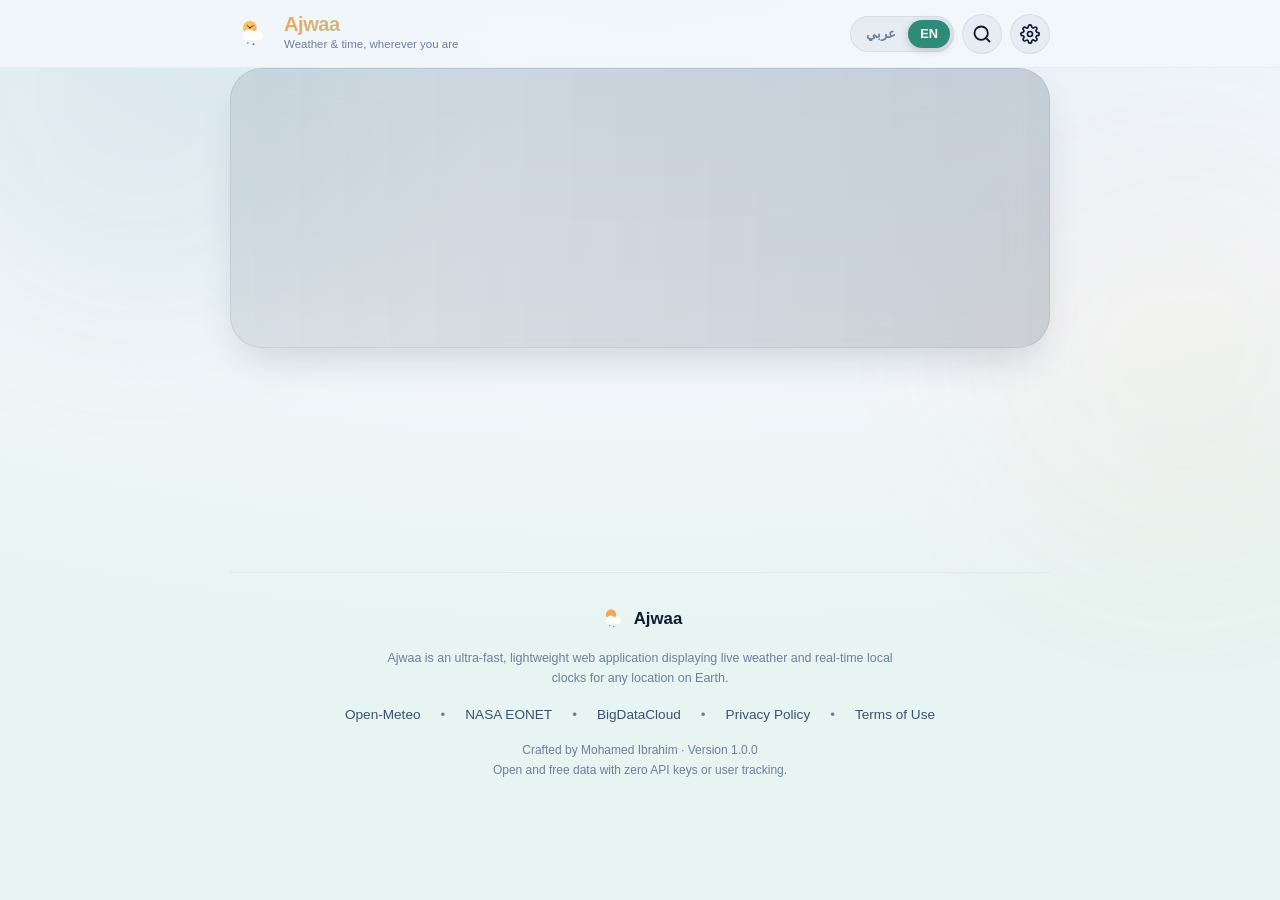
<file: index.html>
<!DOCTYPE html>
<html lang="ar" dir="rtl" data-theme="dark">
<head>
  <meta charset="UTF-8">
  <meta name="viewport" content="width=device-width, initial-scale=1.0, maximum-scale=5.0, user-scalable=yes">
  
  <!-- SEO & Social Meta Tags -->
  <title>أجواء · Ajwaa | الطقس والوقت، أينما كنت</title>
  <meta name="description" content="تطبيق أجواء (Ajwaa) لعرض تفاصيل الطقس المباشرة، التوقيت المحلي الحي، والأعاصير، وجودة الهواء والغبار والأمطار لأي مدينة في العالم.">
  <meta name="author" content="Mohamed Ibrahim Mustafa">
  <meta name="theme-color" content="#0B1B33">
  
  <!-- Mobile & PWA Optimization -->
  <meta name="mobile-web-app-capable" content="yes">
  <meta name="apple-mobile-web-app-capable" content="yes">
  <meta name="apple-mobile-web-app-status-bar-style" content="black-translucent">
  <meta name="apple-mobile-web-app-title" content="أجواء · Ajwaa">
  <link rel="icon" type="image/svg+xml" href="assets/icons/favicon.svg">

  <!-- Core Stylesheets -->
  <link rel="stylesheet" href="css/tokens.css">
  <link rel="stylesheet" href="css/base.css">
  <link rel="stylesheet" href="css/layout.css">
  <link rel="stylesheet" href="css/components.css">
  <link rel="stylesheet" href="css/atmosphere.css">
  <link rel="stylesheet" href="css/motion.css">

  <style>
    /* First paint bootstrap loader */
    #bootstrapLoader {
      position: fixed;
      inset: 0;
      background-color: var(--bg-app);
      background-image: var(--bg-gradient);
      z-index: 9999;
      display: flex;
      flex-direction: column;
      align-items: center;
      justify-content: center;
      gap: 16px;
      transition: opacity 400ms ease, visibility 400ms ease;
    }

    #bootstrapLoader.hidden {
      opacity: 0;
      visibility: hidden;
      pointer-events: none;
    }

    .loader-logo-pulse {
      animation: pulseSun 3s ease-in-out infinite alternate;
    }
  </style>
</head>
<body>

  <!-- (A) Bootstrap Loader -->
  <div id="bootstrapLoader" aria-hidden="true">
    <div class="loader-logo-pulse">
      <svg viewBox="0 0 120 120" width="76" height="76" fill="none">
        <circle cx="56" cy="40" r="22" fill="#F2A65A" />
        <line x1="56" y1="40" x2="48" y2="33" stroke="#0B1B33" stroke-width="2.5" stroke-linecap="round" />
        <line x1="56" y1="40" x2="67" y2="34" stroke="#0B1B33" stroke-width="2.2" stroke-linecap="round" />
        <path d="M42 80 H82 A15 15 0 0 0 82 50 A13 13 0 0 0 70 52 A20 20 0 0 0 35 62 A15 15 0 0 0 42 80 Z" fill="#FFFFFF" />
        <circle cx="50" cy="88" r="3.5" fill="#49B7D8" />
        <circle cx="68" cy="92" r="3.5" fill="#2E8B7A" />
      </svg>
    </div>
    <div style="font-size: 1.4rem; font-weight: 800; background: linear-gradient(135deg, var(--gold-500), var(--teal-300)); -webkit-background-clip: text; -webkit-text-fill-color: transparent;">
      أجواء · Ajwaa
    </div>
    <div style="font-size: 0.85rem; color: var(--text-muted);">
      الطقس والوقت، أينما كنت
    </div>
  </div>

  <!-- (B) Sticky Header Mount -->
  <div id="headerMount"></div>

  <!-- App Main Content Container -->
  <main class="app-container">
    <!-- (D) Offline Banner Mount -->
    <div id="offlineBannerMount" style="display: none;"></div>

    <!-- Error Screen Mount -->
    <div id="errorMount" style="display: none;"></div>

    <!-- Main Live Content Mount -->
    <div id="mainContentMount" style="display: flex; flex-direction: column; gap: var(--space-6);">
      <!-- (C) Hero Card Mount -->
      <section id="heroMount" aria-label="Hero Weather Card"></section>

      <!-- (E) Alerts Mount -->
      <section id="alertsMount" aria-label="Weather Alerts"></section>

      <!-- (F) Hourly Forecast Mount -->
      <section id="hourlyMount" aria-label="24-Hour Forecast"></section>

      <!-- (G) Rain and Dust Dual Card Mount -->
      <section id="rainDustMount" aria-label="Rain and Dust Details"></section>

      <!-- (H) Weather Details Grid Mount -->
      <section id="detailsMount" aria-label="Detailed Weather Metrics"></section>

      <!-- (I) Sun Path Arc Mount -->
      <section id="sunPathMount" aria-label="Solar Path Arc"></section>

      <!-- (J) Cyclones Mount -->
      <section id="cyclonesMount" aria-label="Active Cyclones"></section>

      <!-- (K) 7-Day Forecast Mount -->
      <section id="forecast7Mount" aria-label="7-Day Weekly Forecast"></section>
    </div>

    <!-- (L) Footer Mount -->
    <div id="footerMount"></div>
  </main>

  <!-- (S) Sheets & Modal Dialogs Mount -->
  <div id="sheetMount"></div>

  <!-- JavaScript Modules in Dependency Order -->
  <script src="js/config.js"></script>
  <script src="js/domain/units.js"></script>
  <script src="js/domain/conditions.js"></script>
  <script src="js/domain/levels.js"></script>
  <script src="js/domain/geo.js"></script>
  <script src="js/domain/alerts.js"></script>
  <script src="js/api/http.js"></script>
  <script src="js/api/forecast.js"></script>
  <script src="js/api/airquality.js"></script>
  <script src="js/api/geocoding.js"></script>
  <script src="js/api/storms.js"></script>
  <script src="js/storage.js"></script>
  <script src="js/format.js"></script>
  <script src="js/charts.js"></script>
  <script src="js/i18n.js"></script>
  <script src="js/store.js"></script>
  <script src="js/components/toast.js"></script>
  <script src="js/components/header.js"></script>
  <script src="js/components/hero.js"></script>
  <script src="js/components/alerts.js"></script>
  <script src="js/components/hourly.js"></script>
  <script src="js/components/rainDust.js"></script>
  <script src="js/components/details.js"></script>
  <script src="js/components/sunPath.js"></script>
  <script src="js/components/cyclones.js"></script>
  <script src="js/components/forecast7.js"></script>
  <script src="js/components/sheets.js"></script>
  <script src="js/main.js"></script>

  <!-- Bootstrap Loader Dismiss Script -->
  <script>
    window.addEventListener('load', () => {
      setTimeout(() => {
        const loader = document.getElementById('bootstrapLoader');
        if (loader) loader.classList.add('hidden');
      }, 350);
    });
  </script>
</body>
</html>
</file>
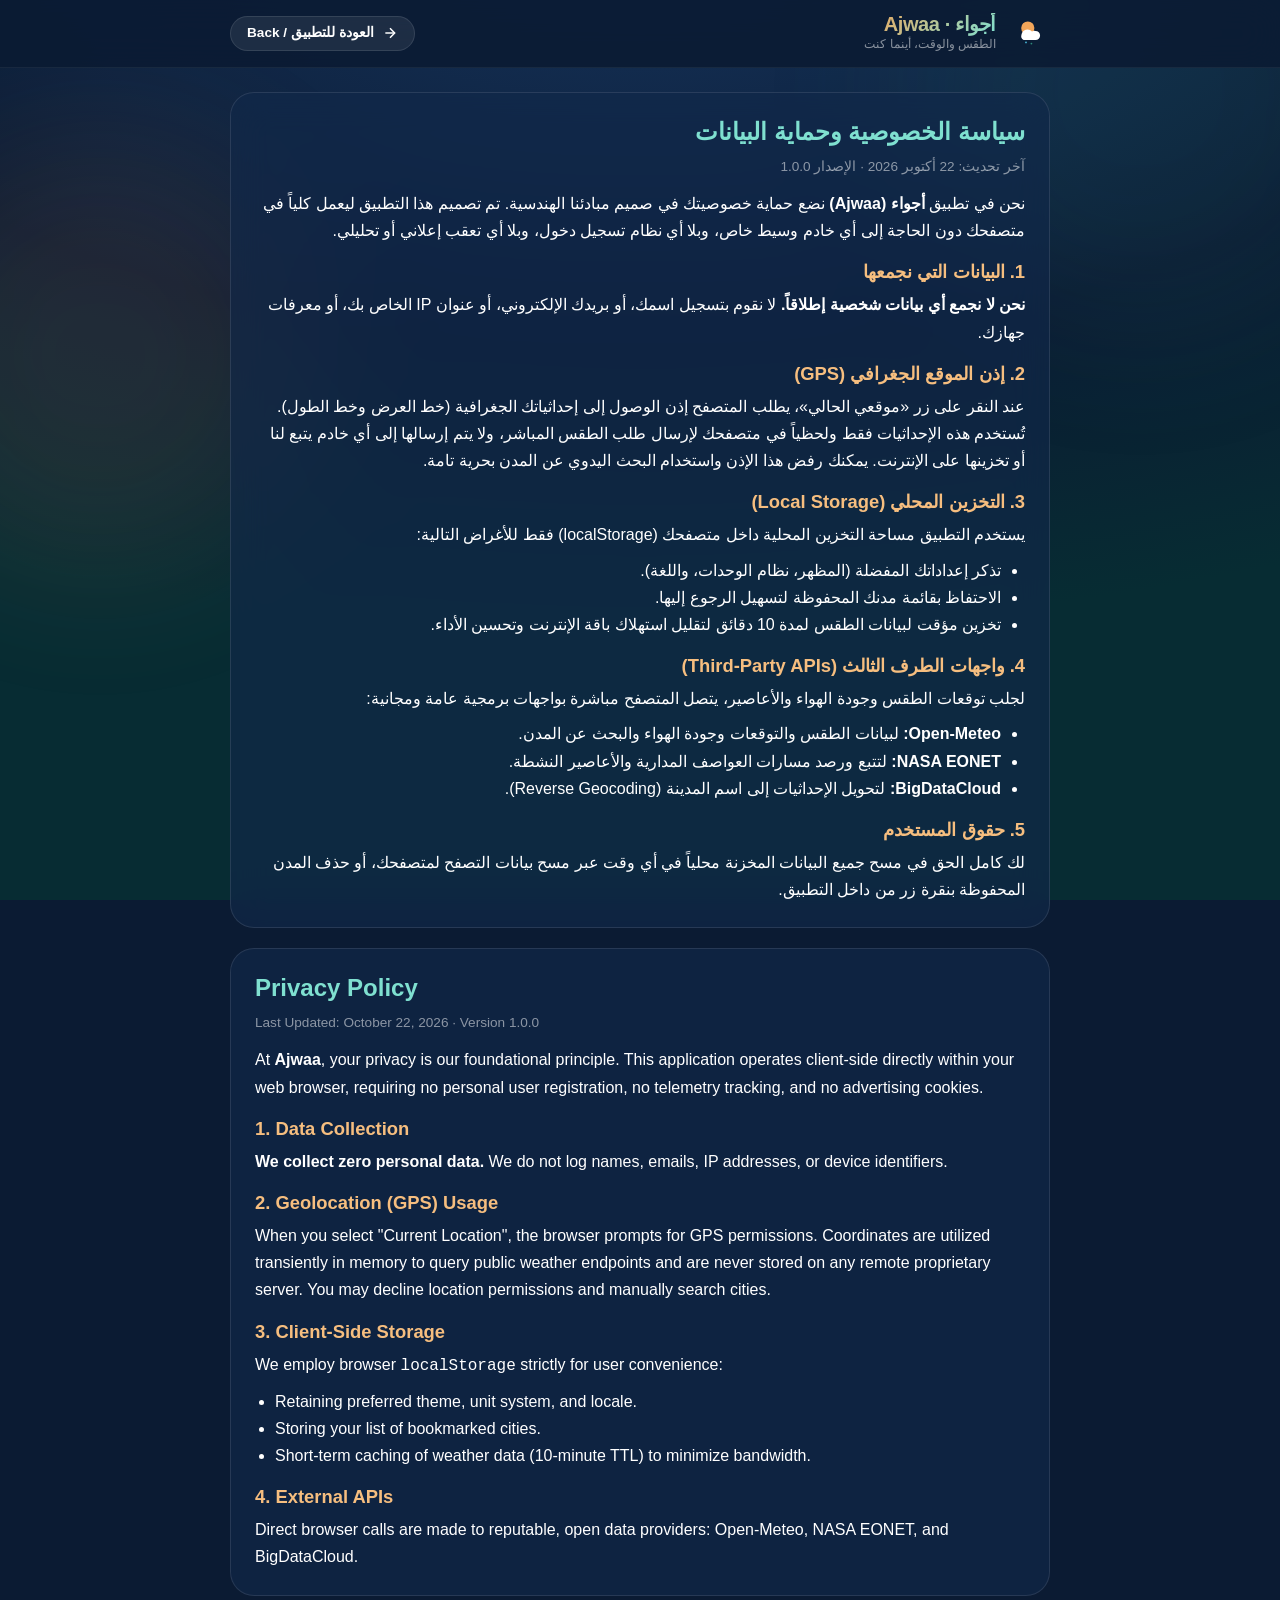
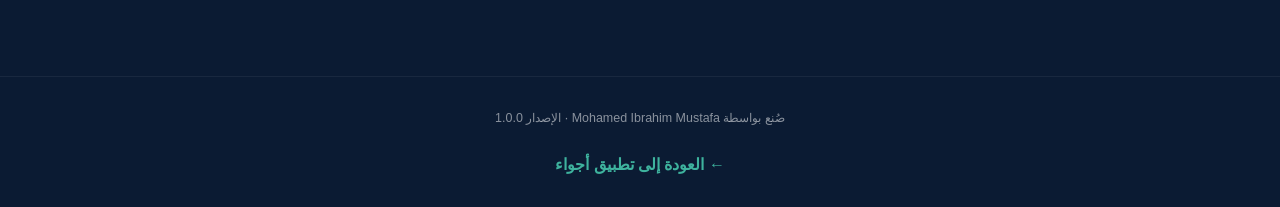
<file: privacy.html>
<!DOCTYPE html>
<html lang="ar" dir="rtl" data-theme="dark">
<head>
  <meta charset="UTF-8">
  <meta name="viewport" content="width=device-width, initial-scale=1.0">
  <title>سياسة الخصوصية | Privacy Policy · أجواء Ajwaa</title>
  <meta name="description" content="سياسة الخصوصية لتطبيق أجواء للطقس والتوقيت المحلي - خصوصية تامة وبدون أي تعقب.">
  <link rel="icon" type="image/svg+xml" href="assets/icons/favicon.svg">
  <link rel="stylesheet" href="css/tokens.css">
  <link rel="stylesheet" href="css/base.css">
  <link rel="stylesheet" href="css/layout.css">
  <link rel="stylesheet" href="css/components.css">
  <style>
    .legal-content {
      display: flex;
      flex-direction: column;
      gap: var(--space-5);
      line-height: 1.7;
    }
    .legal-card {
      background: var(--surface-card);
      border: 1px solid var(--border-card);
      border-radius: var(--radius-xl);
      padding: var(--space-6);
      backdrop-filter: var(--backdrop-blur);
    }
    .legal-title {
      font-size: 1.5rem;
      font-weight: 800;
      color: var(--teal-300);
      margin-bottom: var(--space-2);
    }
    .legal-subtitle {
      font-size: 1.15rem;
      font-weight: 700;
      color: var(--gold-400);
      margin-top: var(--space-4);
      margin-bottom: var(--space-2);
    }
  </style>
</head>
<body>

  <header class="app-header">
    <div class="header-inner">
      <a href="index.html" class="brand-group" style="text-decoration:none;">
        <div class="brand-logo-wrap">
          <svg viewBox="0 0 120 120" width="36" height="36" fill="none">
            <circle cx="56" cy="40" r="22" fill="#F2A65A" />
            <path d="M42 80 H82 A15 15 0 0 0 82 50 A13 13 0 0 0 70 52 A20 20 0 0 0 35 62 A15 15 0 0 0 42 80 Z" fill="#FFFFFF" />
            <circle cx="50" cy="88" r="3" fill="#49B7D8" />
            <circle cx="68" cy="92" r="3" fill="#2E8B7A" />
          </svg>
        </div>
        <div class="brand-text">
          <span class="brand-name">أجواء · Ajwaa</span>
          <span class="brand-tagline">الطقس والوقت، أينما كنت</span>
        </div>
      </a>

      <a href="index.html" class="btn btn-secondary" style="font-size:0.85rem; padding: 6px 16px;">
        <svg viewBox="0 0 24 24" width="16" height="16" fill="none" stroke="currentColor" stroke-width="2.2" class="icon-flip-rtl">
          <line x1="19" y1="12" x2="5" y2="12"></line>
          <polyline points="12 19 5 12 12 5"></polyline>
        </svg>
        <span>العودة للتطبيق / Back</span>
      </a>
    </div>
  </header>

  <main class="app-container" style="padding-top: var(--space-6);">
    <div class="legal-content">
      
      <!-- Arabic Policy Section -->
      <div class="legal-card">
        <h1 class="legal-title">سياسة الخصوصية وحماية البيانات</h1>
        <p style="color:var(--text-muted); font-size:0.85rem;">آخر تحديث: 22 أكتوبر 2026 · الإصدار 1.0.0</p>
        
        <p style="margin-top:var(--space-3);">
          نحن في تطبيق <strong>أجواء (Ajwaa)</strong> نضع حماية خصوصيتك في صميم مبادئنا الهندسية. تم تصميم هذا التطبيق ليعمل كلياً في متصفحك دون الحاجة إلى أي خادم وسيط خاص، وبلا أي نظام تسجيل دخول، وبلا أي تعقب إعلاني أو تحليلي.
        </p>

        <h2 class="legal-subtitle">1. البيانات التي نجمعها</h2>
        <p>
          <strong>نحن لا نجمع أي بيانات شخصية إطلاقاً.</strong> لا نقوم بتسجيل اسمك، أو بريدك الإلكتروني، أو عنوان IP الخاص بك، أو معرفات جهازك.
        </p>

        <h2 class="legal-subtitle">2. إذن الموقع الجغرافي (GPS)</h2>
        <p>
          عند النقر على زر «موقعي الحالي»، يطلب المتصفح إذن الوصول إلى إحداثياتك الجغرافية (خط العرض وخط الطول). تُستخدم هذه الإحداثيات فقط ولحظياً في متصفحك لإرسال طلب الطقس المباشر، ولا يتم إرسالها إلى أي خادم يتبع لنا أو تخزينها على الإنترنت. يمكنك رفض هذا الإذن واستخدام البحث اليدوي عن المدن بحرية تامة.
        </p>

        <h2 class="legal-subtitle">3. التخزين المحلي (Local Storage)</h2>
        <p>
          يستخدم التطبيق مساحة التخزين المحلية داخل متصفحك (localStorage) فقط للأغراض التالية:
        </p>
        <ul style="padding-inline-start: 24px; margin-top: 8px;">
          <li>تذكر إعداداتك المفضلة (المظهر، نظام الوحدات، واللغة).</li>
          <li>الاحتفاظ بقائمة مدنك المحفوظة لتسهيل الرجوع إليها.</li>
          <li>تخزين مؤقت لبيانات الطقس لمدة 10 دقائق لتقليل استهلاك باقة الإنترنت وتحسين الأداء.</li>
        </ul>

        <h2 class="legal-subtitle">4. واجهات الطرف الثالث (Third-Party APIs)</h2>
        <p>
          لجلب توقعات الطقس وجودة الهواء والأعاصير، يتصل المتصفح مباشرة بواجهات برمجية عامة ومجانية:
        </p>
        <ul style="padding-inline-start: 24px; margin-top: 8px;">
          <li><strong>Open-Meteo:</strong> لبيانات الطقس والتوقعات وجودة الهواء والبحث عن المدن.</li>
          <li><strong>NASA EONET:</strong> لتتبع ورصد مسارات العواصف المدارية والأعاصير النشطة.</li>
          <li><strong>BigDataCloud:</strong> لتحويل الإحداثيات إلى اسم المدينة (Reverse Geocoding).</li>
        </ul>

        <h2 class="legal-subtitle">5. حقوق المستخدم</h2>
        <p>
          لك كامل الحق في مسح جميع البيانات المخزنة محلياً في أي وقت عبر مسح بيانات التصفح لمتصفحك، أو حذف المدن المحفوظة بنقرة زر من داخل التطبيق.
        </p>
      </div>

      <!-- English Policy Section -->
      <div class="legal-card" dir="ltr" style="text-align: left;">
        <h1 class="legal-title">Privacy Policy</h1>
        <p style="color:var(--text-muted); font-size:0.85rem;">Last Updated: October 22, 2026 · Version 1.0.0</p>
        
        <p style="margin-top:var(--space-3);">
          At <strong>Ajwaa</strong>, your privacy is our foundational principle. This application operates client-side directly within your web browser, requiring no personal user registration, no telemetry tracking, and no advertising cookies.
        </p>

        <h2 class="legal-subtitle">1. Data Collection</h2>
        <p>
          <strong>We collect zero personal data.</strong> We do not log names, emails, IP addresses, or device identifiers.
        </p>

        <h2 class="legal-subtitle">2. Geolocation (GPS) Usage</h2>
        <p>
          When you select "Current Location", the browser prompts for GPS permissions. Coordinates are utilized transiently in memory to query public weather endpoints and are never stored on any remote proprietary server. You may decline location permissions and manually search cities.
        </p>

        <h2 class="legal-subtitle">3. Client-Side Storage</h2>
        <p>
          We employ browser <code>localStorage</code> strictly for user convenience:
        </p>
        <ul style="padding-left: 20px; margin-top: 8px;">
          <li>Retaining preferred theme, unit system, and locale.</li>
          <li>Storing your list of bookmarked cities.</li>
          <li>Short-term caching of weather data (10-minute TTL) to minimize bandwidth.</li>
        </ul>

        <h2 class="legal-subtitle">4. External APIs</h2>
        <p>
          Direct browser calls are made to reputable, open data providers: Open-Meteo, NASA EONET, and BigDataCloud.
        </p>
      </div>

    </div>
  </main>

  <footer class="app-footer">
    <p class="footer-meta">صُنع بواسطة Mohamed Ibrahim Mustafa · الإصدار 1.0.0</p>
    <a href="index.html" style="color:var(--teal-400); font-weight:600; margin-top:8px;">← العودة إلى تطبيق أجواء</a>
  </footer>

</body>
</html>
</file>
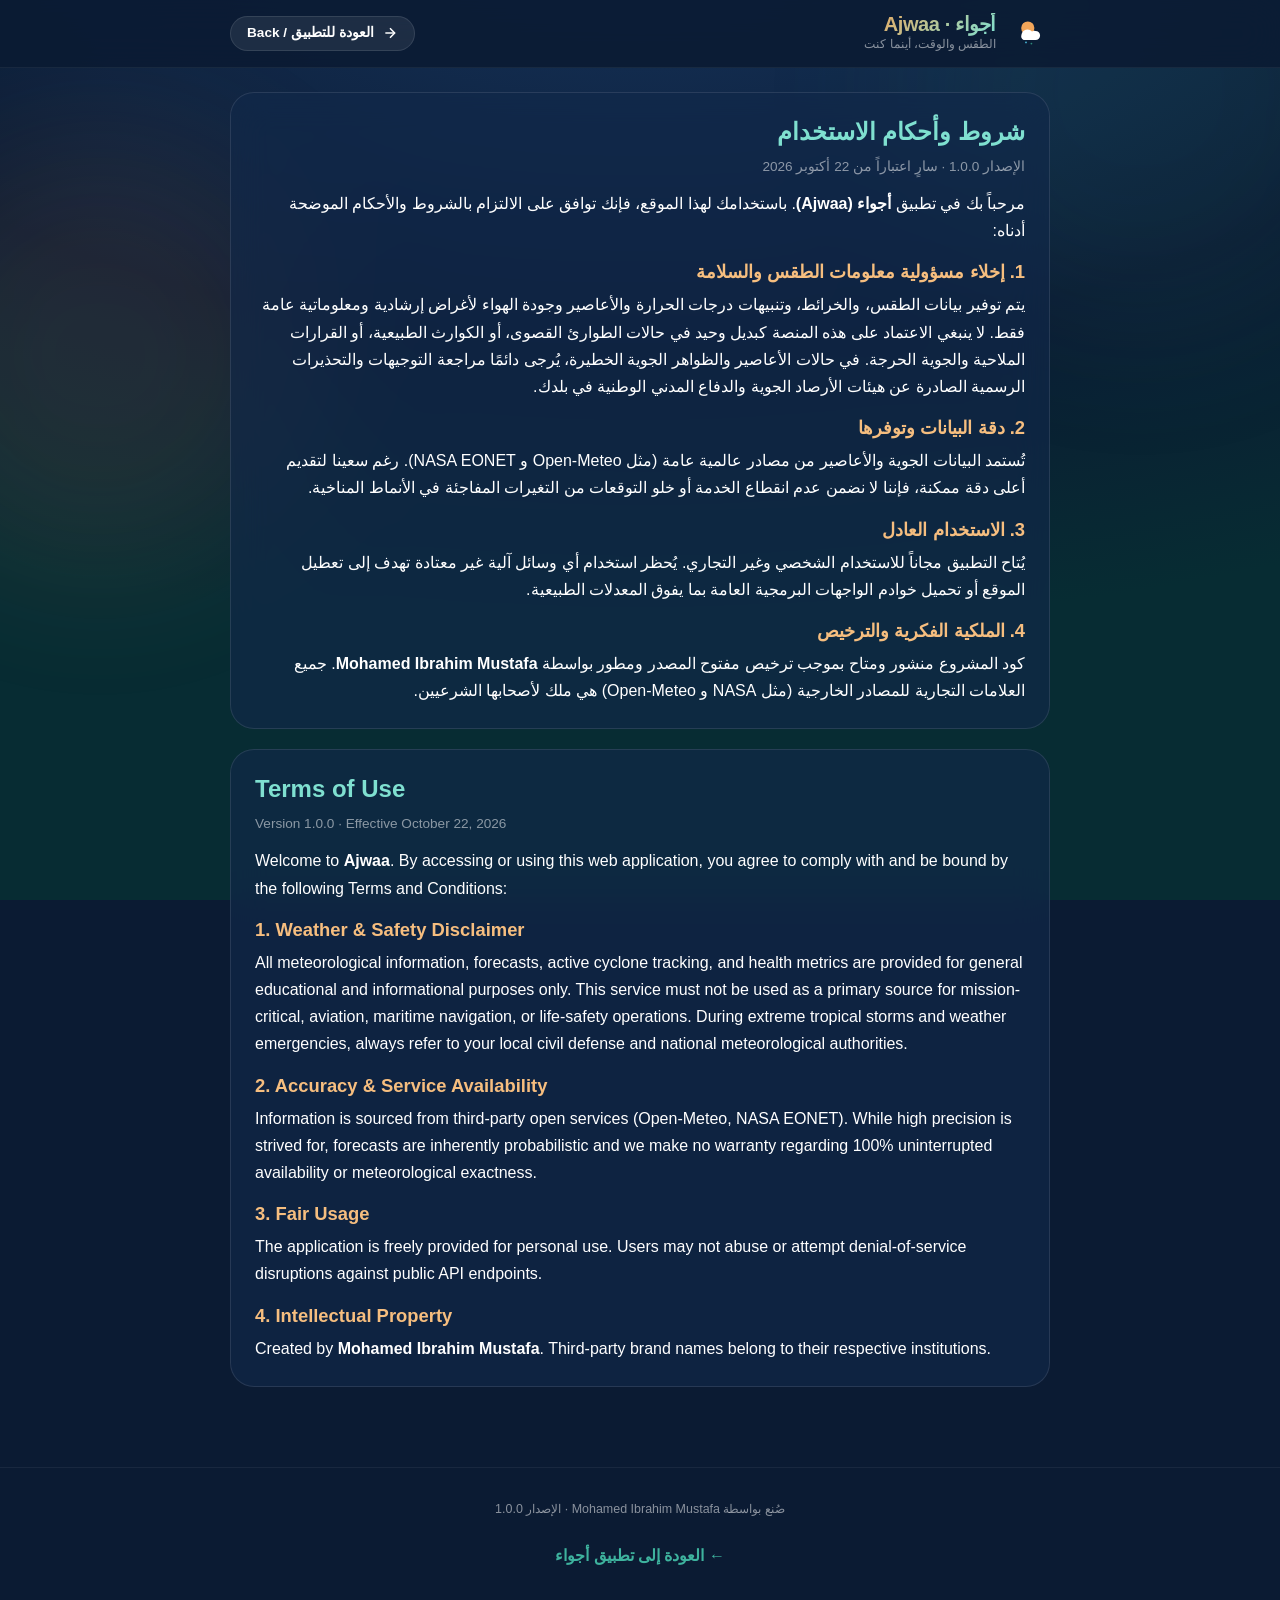
<file: terms.html>
<!DOCTYPE html>
<html lang="ar" dir="rtl" data-theme="dark">
<head>
  <meta charset="UTF-8">
  <meta name="viewport" content="width=device-width, initial-scale=1.0">
  <title>شروط الاستخدام | Terms of Use · أجواء Ajwaa</title>
  <meta name="description" content="شروط الاستخدام والخدمة لتطبيق أجواء للطقس والتوقيت المحلي.">
  <link rel="icon" type="image/svg+xml" href="assets/icons/favicon.svg">
  <link rel="stylesheet" href="css/tokens.css">
  <link rel="stylesheet" href="css/base.css">
  <link rel="stylesheet" href="css/layout.css">
  <link rel="stylesheet" href="css/components.css">
  <style>
    .legal-content {
      display: flex;
      flex-direction: column;
      gap: var(--space-5);
      line-height: 1.7;
    }
    .legal-card {
      background: var(--surface-card);
      border: 1px solid var(--border-card);
      border-radius: var(--radius-xl);
      padding: var(--space-6);
      backdrop-filter: var(--backdrop-blur);
    }
    .legal-title {
      font-size: 1.5rem;
      font-weight: 800;
      color: var(--teal-300);
      margin-bottom: var(--space-2);
    }
    .legal-subtitle {
      font-size: 1.15rem;
      font-weight: 700;
      color: var(--gold-400);
      margin-top: var(--space-4);
      margin-bottom: var(--space-2);
    }
  </style>
</head>
<body>

  <header class="app-header">
    <div class="header-inner">
      <a href="index.html" class="brand-group" style="text-decoration:none;">
        <div class="brand-logo-wrap">
          <svg viewBox="0 0 120 120" width="36" height="36" fill="none">
            <circle cx="56" cy="40" r="22" fill="#F2A65A" />
            <path d="M42 80 H82 A15 15 0 0 0 82 50 A13 13 0 0 0 70 52 A20 20 0 0 0 35 62 A15 15 0 0 0 42 80 Z" fill="#FFFFFF" />
            <circle cx="50" cy="88" r="3" fill="#49B7D8" />
            <circle cx="68" cy="92" r="3" fill="#2E8B7A" />
          </svg>
        </div>
        <div class="brand-text">
          <span class="brand-name">أجواء · Ajwaa</span>
          <span class="brand-tagline">الطقس والوقت، أينما كنت</span>
        </div>
      </a>

      <a href="index.html" class="btn btn-secondary" style="font-size:0.85rem; padding: 6px 16px;">
        <svg viewBox="0 0 24 24" width="16" height="16" fill="none" stroke="currentColor" stroke-width="2.2" class="icon-flip-rtl">
          <line x1="19" y1="12" x2="5" y2="12"></line>
          <polyline points="12 19 5 12 12 5"></polyline>
        </svg>
        <span>العودة للتطبيق / Back</span>
      </a>
    </div>
  </header>

  <main class="app-container" style="padding-top: var(--space-6);">
    <div class="legal-content">
      
      <!-- Arabic Terms Section -->
      <div class="legal-card">
        <h1 class="legal-title">شروط وأحكام الاستخدام</h1>
        <p style="color:var(--text-muted); font-size:0.85rem;">الإصدار 1.0.0 · سارٍ اعتباراً من 22 أكتوبر 2026</p>
        
        <p style="margin-top:var(--space-3);">
          مرحباً بك في تطبيق <strong>أجواء (Ajwaa)</strong>. باستخدامك لهذا الموقع، فإنك توافق على الالتزام بالشروط والأحكام الموضحة أدناه:
        </p>

        <h2 class="legal-subtitle">1. إخلاء مسؤولية معلومات الطقس والسلامة</h2>
        <p>
          يتم توفير بيانات الطقس، والخرائط، وتنبيهات درجات الحرارة والأعاصير وجودة الهواء لأغراض إرشادية ومعلوماتية عامة فقط. لا ينبغي الاعتماد على هذه المنصة كبديل وحيد في حالات الطوارئ القصوى، أو الكوارث الطبيعية، أو القرارات الملاحية والجوية الحرجة. في حالات الأعاصير والظواهر الجوية الخطيرة، يُرجى دائمًا مراجعة التوجيهات والتحذيرات الرسمية الصادرة عن هيئات الأرصاد الجوية والدفاع المدني الوطنية في بلدك.
        </p>

        <h2 class="legal-subtitle">2. دقة البيانات وتوفرها</h2>
        <p>
          تُستمد البيانات الجوية والأعاصير من مصادر عالمية عامة (مثل Open-Meteo و NASA EONET). رغم سعينا لتقديم أعلى دقة ممكنة، فإننا لا نضمن عدم انقطاع الخدمة أو خلو التوقعات من التغيرات المفاجئة في الأنماط المناخية.
        </p>

        <h2 class="legal-subtitle">3. الاستخدام العادل</h2>
        <p>
          يُتاح التطبيق مجاناً للاستخدام الشخصي وغير التجاري. يُحظر استخدام أي وسائل آلية غير معتادة تهدف إلى تعطيل الموقع أو تحميل خوادم الواجهات البرمجية العامة بما يفوق المعدلات الطبيعية.
        </p>

        <h2 class="legal-subtitle">4. الملكية الفكرية والترخيص</h2>
        <p>
          كود المشروع منشور ومتاح بموجب ترخيص مفتوح المصدر ومطور بواسطة <strong>Mohamed Ibrahim Mustafa</strong>. جميع العلامات التجارية للمصادر الخارجية (مثل NASA و Open-Meteo) هي ملك لأصحابها الشرعيين.
        </p>
      </div>

      <!-- English Terms Section -->
      <div class="legal-card" dir="ltr" style="text-align: left;">
        <h1 class="legal-title">Terms of Use</h1>
        <p style="color:var(--text-muted); font-size:0.85rem;">Version 1.0.0 · Effective October 22, 2026</p>
        
        <p style="margin-top:var(--space-3);">
          Welcome to <strong>Ajwaa</strong>. By accessing or using this web application, you agree to comply with and be bound by the following Terms and Conditions:
        </p>

        <h2 class="legal-subtitle">1. Weather & Safety Disclaimer</h2>
        <p>
          All meteorological information, forecasts, active cyclone tracking, and health metrics are provided for general educational and informational purposes only. This service must not be used as a primary source for mission-critical, aviation, maritime navigation, or life-safety operations. During extreme tropical storms and weather emergencies, always refer to your local civil defense and national meteorological authorities.
        </p>

        <h2 class="legal-subtitle">2. Accuracy & Service Availability</h2>
        <p>
          Information is sourced from third-party open services (Open-Meteo, NASA EONET). While high precision is strived for, forecasts are inherently probabilistic and we make no warranty regarding 100% uninterrupted availability or meteorological exactness.
        </p>

        <h2 class="legal-subtitle">3. Fair Usage</h2>
        <p>
          The application is freely provided for personal use. Users may not abuse or attempt denial-of-service disruptions against public API endpoints.
        </p>

        <h2 class="legal-subtitle">4. Intellectual Property</h2>
        <p>
          Created by <strong>Mohamed Ibrahim Mustafa</strong>. Third-party brand names belong to their respective institutions.
        </p>
      </div>

    </div>
  </main>

  <footer class="app-footer">
    <p class="footer-meta">صُنع بواسطة Mohamed Ibrahim Mustafa · الإصدار 1.0.0</p>
    <a href="index.html" style="color:var(--teal-400); font-weight:600; margin-top:8px;">← العودة إلى تطبيق أجواء</a>
  </footer>

</body>
</html>
</file>
<file: css/tokens.css>
/**
 * Ajwaa (أجواء) Design Tokens
 * Variables for colors, typography, elevations, radiuses, and transitions.
 */

:root {
  /* Brand Palettes */
  --navy-950: #060e1b;
  --navy-900: #0B1B33; /* Dark baseline background */
  --navy-800: #16345C;
  --navy-700: #1e4678;
  --navy-600: #2a5d9e;
  
  --teal-900: #041a1f;
  --teal-700: #072C33;
  --teal-600: #1b5e55;
  --teal-500: #2E8B7A; /* Primary brand color */
  --teal-400: #3eb39e;
  --teal-300: #7fe0d0;
  --teal-100: #d6f5ef;
  
  --gold-600: #d9883e;
  --gold-500: #F2A65A; /* Sun accent */
  --gold-400: #f6be7f;
  --gold-300: #fce1b8;
  --gold-100: #fff5e6;
  
  --sky-500:  #389cd6;
  --sky-400:  #5AB8E8;
  --sky-300:  #93d2f3;
  --sky-100:  #e5f4fc;
  
  --coral-600:#d96f42;
  --coral-500:#F08A5D;
  --coral-400:#f4a684;
  
  --rain-600: #3399b8;
  --rain-500: #49B7D8;
  --rain-400: #76cde3;

  /* Severity / Alert Colors */
  --color-info:    #2E8B7A; /* Teal */
  --color-warning: #E0A33E; /* Amber */
  --color-severe:  #D9534F; /* Red */
  
  /* Air Quality Colors */
  --aqi-good:      #2E8B7A;
  --aqi-moderate:  #E0A33E;
  --aqi-sensitive: #F08A5D;
  --aqi-unhealthy: #D9534F;
  --aqi-very:      #8E44AD;
  --aqi-hazardous: #6C3483;

  /* Typography */
  --font-family: 'IBM Plex Sans Arabic', -apple-system, BlinkMacSystemFont, 'Segoe UI', Roboto, Helvetica, Arial, sans-serif;
  --font-mono: SFMono-Regular, Menlo, Monaco, Consolas, "Liberation Mono", "Courier New", monospace;
  
  /* Radiuses */
  --radius-xs: 6px;
  --radius-sm: 10px;
  --radius-md: 14px;
  --radius-lg: 18px;
  --radius-xl: 24px;
  --radius-2xl: 32px;
  --radius-pill: 9999px;

  /* Spacings */
  --space-1: 4px;
  --space-2: 8px;
  --space-3: 12px;
  --space-4: 16px;
  --space-5: 20px;
  --space-6: 24px;
  --space-8: 32px;
  --space-10: 40px;
  --space-12: 48px;

  /* Layout */
  --content-max-width: 860px;
  --header-height: 68px;

  /* Transitions */
  --transition-fast: 150ms cubic-bezier(0.4, 0, 0.2, 1);
  --transition-normal: 250ms cubic-bezier(0.4, 0, 0.2, 1);
  --transition-slow: 400ms cubic-bezier(0.4, 0, 0.2, 1);
  --transition-spring: 500ms cubic-bezier(0.175, 0.885, 0.32, 1.275);
}

/* ========================================================
   DARK THEME (Default)
   ======================================================== */
[data-theme="dark"],
:root:not([data-theme="light"]) {
  color-scheme: dark;

  --bg-app: #0B1B33;
  --bg-gradient: radial-gradient(120% 80% at 50% -10%, #16345C 0%, #0B1B33 60%, #072C33 100%);
  --bg-halo-teal: rgba(46, 139, 122, 0.16);
  --bg-halo-gold: rgba(242, 166, 90, 0.14);

  --surface-card: rgba(18, 41, 74, 0.65);
  --surface-card-hover: rgba(24, 53, 94, 0.82);
  --surface-card-active: rgba(30, 65, 114, 0.95);
  --surface-overlay: rgba(11, 27, 51, 0.88);
  --surface-sheet: #0e2343;

  --border-card: rgba(255, 255, 255, 0.10);
  --border-card-hover: rgba(255, 255, 255, 0.22);
  --border-subtle: rgba(255, 255, 255, 0.06);

  --text-primary: #FFFFFF;
  --text-secondary: rgba(255, 255, 255, 0.76);
  --text-muted: rgba(255, 255, 255, 0.52);
  --text-disabled: rgba(255, 255, 255, 0.28);
  --text-inverse: #0B1B33;

  --input-bg: rgba(255, 255, 255, 0.08);
  --input-border: rgba(255, 255, 255, 0.16);
  --input-focus-border: var(--teal-400);

  --shadow-card: 0 10px 30px -10px rgba(0, 0, 0, 0.45);
  --shadow-card-elevated: 0 20px 40px -12px rgba(0, 0, 0, 0.6);
  --shadow-glow-teal: 0 0 30px rgba(46, 139, 122, 0.35);
  --shadow-glow-gold: 0 0 30px rgba(242, 166, 90, 0.35);
  --backdrop-blur: blur(18px);

  --shimmer-base: rgba(255, 255, 255, 0.05);
  --shimmer-highlight: rgba(255, 255, 255, 0.13);
}

/* ========================================================
   LIGHT THEME
   ======================================================== */
[data-theme="light"] {
  color-scheme: light;

  --bg-app: #F3F7FB;
  --bg-gradient: radial-gradient(120% 80% at 50% -10%, #E3EDF7 0%, #F3F7FB 65%, #E8F4F2 100%);
  --bg-halo-teal: rgba(46, 139, 122, 0.10);
  --bg-halo-gold: rgba(242, 166, 90, 0.08);

  --surface-card: rgba(255, 255, 255, 0.78);
  --surface-card-hover: rgba(255, 255, 255, 0.94);
  --surface-card-active: #ffffff;
  --surface-overlay: rgba(243, 247, 251, 0.88);
  --surface-sheet: #FFFFFF;

  --border-card: rgba(22, 52, 92, 0.08);
  --border-card-hover: rgba(46, 139, 122, 0.28);
  --border-subtle: rgba(22, 52, 92, 0.05);

  --text-primary: #0B1B33;
  --text-secondary: #3B5270;
  --text-muted: #6B809B;
  --text-disabled: #A6B8CB;
  --text-inverse: #FFFFFF;

  --input-bg: rgba(22, 52, 92, 0.05);
  --input-border: rgba(22, 52, 92, 0.14);
  --input-focus-border: var(--teal-500);

  --shadow-card: 0 10px 30px -10px rgba(18, 41, 74, 0.10);
  --shadow-card-elevated: 0 20px 40px -12px rgba(18, 41, 74, 0.18);
  --shadow-glow-teal: 0 0 25px rgba(46, 139, 122, 0.20);
  --shadow-glow-gold: 0 0 25px rgba(242, 166, 90, 0.20);
  --backdrop-blur: blur(18px);

  --shimmer-base: rgba(11, 27, 51, 0.05);
  --shimmer-highlight: rgba(11, 27, 51, 0.12);
}
</file>
<file: css/base.css>
/**
 * Ajwaa (أجواء) Base CSS
 * CSS Reset, Global Typography, Logical Properties, and Directional Logic.
 */

/* Box Sizing & Reset */
*, *::before, *::after {
  box-sizing: border-box;
  margin: 0;
  padding: 0;
}

html {
  font-size: 16px;
  line-height: 1.5;
  -webkit-text-size-adjust: 100%;
  -webkit-font-smoothing: antialiased;
  -moz-osx-font-smoothing: grayscale;
  scroll-behavior: smooth;
  height: 100%;
}

body {
  min-height: 100%;
  font-family: var(--font-family);
  background-color: var(--bg-app);
  background-image: var(--bg-gradient);
  background-attachment: fixed;
  background-repeat: no-repeat;
  color: var(--text-primary);
  overflow-x: hidden;
  position: relative;
  transition: background-color var(--transition-normal), color var(--transition-normal);
}

/* Halos in background for depth */
body::before,
body::after {
  content: '';
  position: fixed;
  pointer-events: none;
  z-index: 0;
  border-radius: 50%;
  filter: blur(80px);
  opacity: 0.7;
}

body::before {
  top: -150px;
  inset-inline-start: -100px;
  width: 480px;
  height: 480px;
  background: var(--bg-halo-teal);
}

body::after {
  top: 15%;
  inset-inline-end: -120px;
  width: 440px;
  height: 440px;
  background: var(--bg-halo-gold);
}

/* Typography Defaults */
h1, h2, h3, h4, h5, h6 {
  font-family: inherit;
  font-weight: 700;
  color: var(--text-primary);
  line-height: 1.25;
}

p, span, label, input, button {
  font-family: inherit;
}

a {
  color: var(--teal-400);
  text-decoration: none;
  transition: color var(--transition-fast);
}

a:hover {
  text-decoration: underline;
}

img, svg {
  display: block;
  max-width: 100%;
}

button {
  background: transparent;
  border: none;
  color: inherit;
  cursor: pointer;
  font: inherit;
  padding: 0;
  user-select: none;
  -webkit-tap-highlight-color: transparent;
}

input {
  border: none;
  outline: none;
  background: transparent;
  color: inherit;
  font: inherit;
}

/* Numbers are always formatted with Western/Latin digits as specified */
.num,
.tabular-nums,
[data-num] {
  font-family: var(--font-family);
  font-variant-numeric: tabular-nums lining-nums;
  direction: ltr !important;
  display: inline-block;
}

/* RTL / LTR Directional Rules */
[dir="rtl"] {
  text-align: start;
}

[dir="ltr"] {
  text-align: start;
}

/* Directional Flips for arrows/chevrons */
[dir="rtl"] .icon-flip-rtl {
  transform: scaleX(-1);
}

/* Keyboard Focus Styling */
:focus-visible {
  outline: 2px solid var(--teal-400);
  outline-offset: 3px;
  border-radius: var(--radius-xs);
}

button:focus-visible,
a:focus-visible,
input:focus-visible {
  outline: 2px solid var(--teal-400);
  outline-offset: 2px;
}

/* Selection */
::selection {
  background-color: var(--teal-500);
  color: #FFFFFF;
}

/* Scrollbar Customization */
::-webkit-scrollbar {
  width: 8px;
  height: 8px;
}

::-webkit-scrollbar-track {
  background: transparent;
}

::-webkit-scrollbar-thumb {
  background: rgba(255, 255, 255, 0.16);
  border-radius: var(--radius-pill);
}

[data-theme="light"] ::-webkit-scrollbar-thumb {
  background: rgba(11, 27, 51, 0.16);
}

::-webkit-scrollbar-thumb:hover {
  background: var(--teal-500);
}

/* Screen Reader Only Utility */
.sr-only {
  position: absolute;
  width: 1px;
  height: 1px;
  padding: 0;
  margin: -1px;
  overflow: hidden;
  clip: rect(0, 0, 0, 0);
  white-space: nowrap;
  border: 0;
}
</file>
<file: css/layout.css>
/**
 * Ajwaa (أجواء) Layout CSS
 * Header, App Container, Section Grids, and Responsive Layouts.
 */

/* Main App Container */
.app-container {
  max-width: var(--content-max-width);
  margin-inline: auto;
  padding-inline: var(--space-5);
  padding-block-end: var(--space-12);
  position: relative;
  z-index: 1;
  display: flex;
  flex-direction: column;
  gap: var(--space-6);
}

/* ========================================================
   HEADER (Sticky)
   ======================================================== */
.app-header {
  position: sticky;
  top: 0;
  z-index: 50;
  height: var(--header-height);
  background: var(--surface-overlay);
  backdrop-filter: var(--backdrop-blur);
  -webkit-backdrop-filter: var(--backdrop-blur);
  border-block-end: 1px solid var(--border-subtle);
  transition: background var(--transition-normal), border-color var(--transition-normal);
}

.header-inner {
  max-width: var(--content-max-width);
  height: 100%;
  margin-inline: auto;
  padding-inline: var(--space-5);
  display: flex;
  align-items: center;
  justify-content: space-between;
  gap: var(--space-4);
}

.brand-group {
  display: flex;
  align-items: center;
  gap: var(--space-3);
  text-decoration: none;
  cursor: pointer;
}

.brand-logo-wrap {
  width: 42px;
  height: 42px;
  flex-shrink: 0;
  display: flex;
  align-items: center;
  justify-content: center;
  transition: transform var(--transition-spring);
}

.brand-group:hover .brand-logo-wrap {
  transform: rotate(5deg) scale(1.05);
}

.brand-text {
  display: flex;
  flex-direction: column;
}

.brand-name {
  font-size: 1.25rem;
  font-weight: 700;
  letter-spacing: -0.02em;
  background: linear-gradient(135deg, var(--gold-500) 0%, var(--teal-300) 100%);
  -webkit-background-clip: text;
  -webkit-text-fill-color: transparent;
  line-height: 1.15;
}

.brand-tagline {
  font-size: 0.72rem;
  color: var(--text-muted);
  font-weight: 400;
  white-space: nowrap;
}

.header-actions {
  display: flex;
  align-items: center;
  gap: var(--space-2);
}

/* ========================================================
   SECTION LAYOUTS & GRIDS
   ======================================================== */
.section {
  display: flex;
  flex-direction: column;
  gap: var(--space-3);
  width: 100%;
}

.section-header {
  display: flex;
  align-items: center;
  justify-content: space-between;
  gap: var(--space-2);
  padding-inline: var(--space-2);
}

.section-title {
  font-size: 1rem;
  font-weight: 600;
  color: var(--text-secondary);
  display: flex;
  align-items: center;
  gap: var(--space-2);
}

.section-title svg {
  width: 18px;
  height: 18px;
  color: var(--teal-400);
}

.section-badge {
  font-size: 0.75rem;
  color: var(--text-muted);
  font-weight: 500;
}

/* Dual Grid: Rain & Dust */
.grid-dual {
  display: grid;
  grid-template-columns: 1fr;
  gap: var(--space-4);
}

@media (min-width: 540px) {
  .grid-dual {
    grid-template-columns: 1fr 1fr;
  }
}

/* Details Grid: 7 Weather Metrics */
.grid-details {
  display: grid;
  grid-template-columns: 1fr;
  gap: var(--space-4);
}

@media (min-width: 520px) {
  .grid-details {
    grid-template-columns: repeat(2, 1fr);
  }
}

@media (min-width: 720px) {
  .grid-details {
    grid-template-columns: repeat(3, 1fr);
  }
}

/* Horizontal Scroll Container (e.g. 24h Hourly) */
.scroll-x-container {
  overflow-x: auto;
  overflow-y: hidden;
  display: flex;
  gap: var(--space-3);
  padding-block: var(--space-2);
  padding-inline: var(--space-2);
  scroll-snap-type: x mandatory;
  -webkit-overflow-scrolling: touch;
  scrollbar-width: thin;
}

.scroll-x-item {
  scroll-snap-align: start;
  flex-shrink: 0;
}

/* ========================================================
   FOOTER
   ======================================================== */
.app-footer {
  margin-block-start: var(--space-8);
  padding-block: var(--space-8);
  border-block-start: 1px solid var(--border-subtle);
  display: flex;
  flex-direction: column;
  align-items: center;
  text-align: center;
  gap: var(--space-4);
}

.footer-brand {
  display: flex;
  align-items: center;
  gap: var(--space-2);
}

.footer-logo {
  width: 28px;
  height: 28px;
}

.footer-brand-title {
  font-weight: 700;
  font-size: 1.05rem;
}

.footer-links {
  display: flex;
  flex-wrap: wrap;
  justify-content: center;
  gap: var(--space-3) var(--space-5);
  font-size: 0.85rem;
  color: var(--text-muted);
}

.footer-links a {
  color: var(--text-secondary);
}

.footer-links a:hover {
  color: var(--teal-400);
}

.footer-meta {
  font-size: 0.78rem;
  color: var(--text-muted);
  line-height: 1.6;
  max-width: 540px;
}
</file>
<file: css/components.css>
/**
 * Ajwaa (أجواء) Components CSS
 * Cards, Buttons, Chips, Badges, Sheets, Skeletons, Toasts, and Sliders.
 */

/* ========================================================
   CARDS & SURFACES
   ======================================================== */
.card {
  background: var(--surface-card);
  backdrop-filter: var(--backdrop-blur);
  -webkit-backdrop-filter: var(--backdrop-blur);
  border: 1px solid var(--border-card);
  border-radius: var(--radius-xl);
  padding: var(--space-5);
  box-shadow: var(--shadow-card);
  transition: transform var(--transition-fast), border-color var(--transition-normal), box-shadow var(--transition-normal);
  position: relative;
  overflow: hidden;
}

.card-interactive {
  cursor: pointer;
}

.card-interactive:hover {
  border-color: var(--border-card-hover);
  box-shadow: var(--shadow-card-elevated);
}

.card-interactive:active {
  transform: scale(0.985);
}

/* ========================================================
   BUTTONS & ICON BUTTONS
   ======================================================== */
.btn {
  display: inline-flex;
  align-items: center;
  justify-content: center;
  gap: var(--space-2);
  padding-block: var(--space-3);
  padding-inline: var(--space-5);
  font-size: 0.95rem;
  font-weight: 600;
  border-radius: var(--radius-pill);
  transition: all var(--transition-fast);
  cursor: pointer;
  white-space: nowrap;
}

.btn:active {
  transform: scale(0.96);
}

.btn-primary {
  background: linear-gradient(135deg, var(--teal-500) 0%, var(--teal-600) 100%);
  color: #FFFFFF;
  box-shadow: 0 4px 14px rgba(46, 139, 122, 0.35);
}

.btn-primary:hover {
  background: linear-gradient(135deg, var(--teal-400) 0%, var(--teal-500) 100%);
  box-shadow: 0 6px 20px rgba(46, 139, 122, 0.45);
}

.btn-secondary {
  background: var(--input-bg);
  border: 1px solid var(--border-card);
  color: var(--text-primary);
}

.btn-secondary:hover {
  background: rgba(255, 255, 255, 0.12);
  border-color: var(--border-card-hover);
}

.btn-icon {
  width: 40px;
  height: 40px;
  border-radius: var(--radius-pill);
  display: inline-flex;
  align-items: center;
  justify-content: center;
  background: var(--input-bg);
  border: 1px solid var(--border-card);
  color: var(--text-primary);
  transition: all var(--transition-fast);
  flex-shrink: 0;
}

.btn-icon svg {
  width: 20px;
  height: 20px;
}

.btn-icon:hover {
  background: rgba(255, 255, 255, 0.14);
  border-color: var(--teal-400);
  color: var(--teal-400);
  transform: translateY(-1px);
}

.btn-icon:active {
  transform: scale(0.92);
}

/* Language Pill Switch */
.lang-switch {
  display: inline-flex;
  align-items: center;
  height: 36px;
  padding: 3px;
  background: var(--input-bg);
  border: 1px solid var(--border-card);
  border-radius: var(--radius-pill);
  font-size: 0.8rem;
  font-weight: 600;
  user-select: none;
}

.lang-btn {
  padding-inline: 12px;
  height: 100%;
  border-radius: var(--radius-pill);
  display: flex;
  align-items: center;
  justify-content: center;
  color: var(--text-muted);
  transition: all var(--transition-fast);
}

.lang-btn.active {
  background: var(--teal-500);
  color: #FFFFFF;
  box-shadow: 0 2px 8px rgba(0, 0, 0, 0.2);
}

/* ========================================================
   CHIPS & BADGES
   ======================================================== */
.badge {
  display: inline-flex;
  align-items: center;
  gap: var(--space-1);
  padding-block: 4px;
  padding-inline: 10px;
  font-size: 0.76rem;
  font-weight: 600;
  border-radius: var(--radius-pill);
}

.badge-primary {
  background: rgba(46, 139, 122, 0.18);
  color: var(--teal-300);
  border: 1px solid rgba(46, 139, 122, 0.3);
}

[data-theme="light"] .badge-primary {
  color: var(--teal-600);
  background: rgba(46, 139, 122, 0.12);
}

.badge-info {
  background: rgba(46, 139, 122, 0.2);
  color: var(--color-info);
  border: 1px solid rgba(46, 139, 122, 0.35);
}

.badge-warning {
  background: rgba(224, 163, 62, 0.18);
  color: var(--color-warning);
  border: 1px solid rgba(224, 163, 62, 0.35);
}

.badge-severe {
  background: rgba(217, 83, 79, 0.18);
  color: var(--color-severe);
  border: 1px solid rgba(217, 83, 79, 0.35);
}

/* Live Pulsing Dot */
.live-dot {
  width: 8px;
  height: 8px;
  border-radius: 50%;
  background-color: #2ECC71;
  position: relative;
  display: inline-block;
}

.live-dot::after {
  content: '';
  position: absolute;
  top: -3px;
  left: -3px;
  width: 14px;
  height: 14px;
  border-radius: 50%;
  background-color: rgba(46, 204, 113, 0.5);
  animation: pulseDot 2s cubic-bezier(0.4, 0, 0.6, 1) infinite;
}

/* ========================================================
   HERO CARD
   ======================================================== */
.hero-card {
  padding: var(--space-6) var(--space-6) var(--space-5);
  position: relative;
  min-height: 280px;
  display: flex;
  flex-direction: column;
  justify-content: space-between;
  border-radius: var(--radius-2xl);
  overflow: hidden;
  box-shadow: var(--shadow-card-elevated);
}

.hero-top {
  display: flex;
  align-items: center;
  justify-content: space-between;
  gap: var(--space-2);
  position: relative;
  z-index: 2;
}

.city-pill {
  display: inline-flex;
  align-items: center;
  gap: var(--space-2);
  background: rgba(255, 255, 255, 0.14);
  padding: 6px 14px;
  border-radius: var(--radius-pill);
  font-size: 0.95rem;
  font-weight: 600;
  backdrop-filter: blur(8px);
  border: 1px solid var(--border-card);
  transition: all var(--transition-fast);
  cursor: pointer;
}

.city-pill:hover {
  background: rgba(255, 255, 255, 0.22);
  border-color: var(--teal-300);
}

.city-pill svg {
  width: 16px;
  height: 16px;
  color: var(--gold-400);
}

.hero-main {
  display: flex;
  align-items: baseline;
  justify-content: space-between;
  flex-wrap: wrap;
  gap: var(--space-4);
  margin-block: var(--space-4);
  position: relative;
  z-index: 2;
}

.hero-temp-group {
  display: flex;
  flex-direction: column;
}

.hero-temp-row {
  display: flex;
  align-items: flex-start;
  line-height: 0.9;
}

.hero-temp {
  font-size: clamp(4.5rem, 15vw, 6rem);
  font-weight: 800;
  letter-spacing: -0.04em;
  color: var(--text-primary);
  font-variant-numeric: tabular-nums;
}

.hero-unit {
  font-size: clamp(2rem, 6vw, 2.75rem);
  font-weight: 400;
  color: var(--text-secondary);
  margin-inline-start: var(--space-1);
}

.hero-desc {
  font-size: 1.25rem;
  font-weight: 600;
  color: var(--text-primary);
  margin-block-start: var(--space-1);
}

.hero-feel-range {
  font-size: 0.88rem;
  color: var(--text-secondary);
  margin-block-start: var(--space-1);
  display: flex;
  align-items: center;
  gap: var(--space-2);
}

.hero-icon-wrap {
  width: 100px;
  height: 100px;
  flex-shrink: 0;
  filter: drop-shadow(0 10px 20px rgba(0, 0, 0, 0.25));
}

.hero-icon-wrap svg {
  width: 100%;
  height: 100%;
}

.hero-divider {
  height: 1px;
  background: var(--border-subtle);
  margin-block: var(--space-3);
  position: relative;
  z-index: 2;
}

.hero-bottom {
  display: flex;
  align-items: center;
  justify-content: space-between;
  flex-wrap: wrap;
  gap: var(--space-3);
  position: relative;
  z-index: 2;
}

.hero-time-block {
  display: flex;
  flex-direction: column;
}

.hero-clock-row {
  display: flex;
  align-items: baseline;
  gap: var(--space-2);
}

.hero-live-clock {
  font-size: 1.5rem;
  font-weight: 700;
  font-variant-numeric: tabular-nums;
  letter-spacing: 0.03em;
  color: var(--text-primary);
}

.hero-tz-badge {
  font-size: 0.72rem;
  font-weight: 600;
  padding: 2px 7px;
  border-radius: var(--radius-pill);
  background: rgba(255, 255, 255, 0.12);
  color: var(--text-muted);
}

.hero-date {
  font-size: 0.82rem;
  color: var(--text-muted);
}

.hero-refresh-block {
  display: flex;
  align-items: center;
  gap: var(--space-2);
  font-size: 0.78rem;
  color: var(--text-muted);
}

.btn-refresh {
  width: 32px;
  height: 32px;
  border-radius: 50%;
  display: inline-flex;
  align-items: center;
  justify-content: center;
  background: rgba(255, 255, 255, 0.1);
  color: var(--text-secondary);
  transition: transform var(--transition-normal);
}

.btn-refresh:hover {
  color: var(--teal-300);
}

.btn-refresh.spinning svg {
  animation: spin 1s linear infinite;
}

/* ========================================================
   OFFLINE BANNER
   ======================================================== */
.offline-banner {
  background: rgba(224, 163, 62, 0.18);
  border: 1px solid rgba(224, 163, 62, 0.4);
  color: var(--color-warning);
  padding: var(--space-3) var(--space-4);
  border-radius: var(--radius-lg);
  font-size: 0.86rem;
  display: flex;
  align-items: center;
  gap: var(--space-3);
  backdrop-filter: blur(8px);
}

.offline-banner svg {
  width: 20px;
  height: 20px;
  flex-shrink: 0;
}

/* ========================================================
   ALERTS
   ======================================================== */
.alert-card {
  padding: var(--space-4);
  border-radius: var(--radius-lg);
  display: flex;
  align-items: flex-start;
  gap: var(--space-3);
  border: 1px solid transparent;
  cursor: pointer;
  transition: transform var(--transition-fast), box-shadow var(--transition-fast);
}

.alert-card:hover {
  transform: translateY(-2px);
  box-shadow: 0 6px 20px rgba(0, 0, 0, 0.2);
}

.alert-card.info {
  background: rgba(46, 139, 122, 0.16);
  border-color: rgba(46, 139, 122, 0.35);
}

.alert-card.warning {
  background: rgba(224, 163, 62, 0.16);
  border-color: rgba(224, 163, 62, 0.35);
}

.alert-card.severe {
  background: rgba(217, 83, 79, 0.18);
  border-color: rgba(217, 83, 79, 0.4);
}

.alert-icon {
  width: 24px;
  height: 24px;
  flex-shrink: 0;
  margin-block-start: 2px;
}

.alert-content {
  flex: 1;
  display: flex;
  flex-direction: column;
  gap: 2px;
}

.alert-header-row {
  display: flex;
  align-items: center;
  justify-content: space-between;
  gap: var(--space-2);
}

.alert-title {
  font-weight: 700;
  font-size: 0.95rem;
}

.alert-desc {
  font-size: 0.85rem;
  color: var(--text-secondary);
  line-height: 1.4;
}

/* ========================================================
   HOURLY FORECAST
   ======================================================== */
.hourly-card {
  width: 78px;
  padding: var(--space-3) var(--space-2);
  border-radius: var(--radius-lg);
  background: var(--input-bg);
  border: 1px solid var(--border-subtle);
  display: flex;
  flex-direction: column;
  align-items: center;
  gap: var(--space-2);
  text-align: center;
  transition: all var(--transition-fast);
}

.hourly-card:hover {
  background: rgba(255, 255, 255, 0.12);
  border-color: var(--teal-400);
}

.hourly-card.current {
  background: rgba(46, 139, 122, 0.22);
  border-color: var(--teal-400);
  box-shadow: 0 4px 16px rgba(46, 139, 122, 0.25);
}

.hourly-time {
  font-size: 0.82rem;
  font-weight: 600;
  color: var(--text-secondary);
}

.hourly-icon {
  width: 32px;
  height: 32px;
}

.hourly-temp {
  font-size: 1.05rem;
  font-weight: 700;
  color: var(--text-primary);
}

.hourly-rain {
  font-size: 0.72rem;
  color: var(--rain-400);
  font-weight: 600;
  display: flex;
  align-items: center;
  gap: 2px;
}

.hourly-wind {
  font-size: 0.7rem;
  color: var(--text-muted);
}

/* ========================================================
   RAIN & DUST CARDS
   ======================================================== */
.rain-card, .dust-card {
  display: flex;
  flex-direction: column;
  justify-content: space-between;
  gap: var(--space-4);
  min-height: 200px;
}

.stat-header {
  display: flex;
  align-items: center;
  justify-content: space-between;
}

.stat-title-group {
  display: flex;
  align-items: center;
  gap: var(--space-2);
}

.stat-title-group svg {
  width: 20px;
  height: 20px;
}

.stat-main {
  display: flex;
  flex-direction: column;
  gap: 2px;
}

.stat-value-group {
  display: flex;
  align-items: baseline;
  gap: var(--space-1);
}

.stat-val {
  font-size: 2.2rem;
  font-weight: 800;
  line-height: 1;
}

.stat-unit {
  font-size: 0.9rem;
  color: var(--text-muted);
  font-weight: 500;
}

.stat-desc {
  font-size: 0.84rem;
  color: var(--text-secondary);
  line-height: 1.35;
}

.dust-badges-row {
  display: flex;
  flex-wrap: wrap;
  gap: var(--space-2);
  margin-block-start: var(--space-2);
}

.rain-dots-row {
  display: flex;
  align-items: center;
  justify-content: space-between;
  gap: 4px;
  padding-block-start: var(--space-2);
}

.rain-dot-col {
  display: flex;
  flex-direction: column;
  align-items: center;
  gap: 4px;
}

.rain-dot-bar {
  width: 8px;
  height: 36px;
  background: var(--input-bg);
  border-radius: var(--radius-pill);
  position: relative;
  overflow: hidden;
}

.rain-dot-fill {
  position: absolute;
  bottom: 0;
  left: 0;
  right: 0;
  background: linear-gradient(180deg, var(--rain-400), var(--teal-500));
  border-radius: var(--radius-pill);
  transition: height var(--transition-normal);
}

.rain-dot-time {
  font-size: 0.65rem;
  color: var(--text-muted);
}

/* ========================================================
   WEATHER DETAILS GRID TILES
   ======================================================== */
.detail-tile {
  background: var(--surface-card);
  backdrop-filter: var(--backdrop-blur);
  -webkit-backdrop-filter: var(--backdrop-blur);
  border: 1px solid var(--border-card);
  border-radius: var(--radius-xl);
  padding: var(--space-4);
  display: flex;
  flex-direction: column;
  justify-content: space-between;
  gap: var(--space-3);
  cursor: pointer;
  transition: all var(--transition-fast);
}

.detail-tile:hover {
  transform: translateY(-2px);
  border-color: var(--border-card-hover);
  box-shadow: var(--shadow-card-elevated);
}

.detail-tile-header {
  display: flex;
  align-items: center;
  justify-content: space-between;
  color: var(--text-muted);
  font-size: 0.82rem;
  font-weight: 500;
}

.detail-tile-icon {
  width: 22px;
  height: 22px;
  color: var(--teal-400);
}

.detail-tile-value {
  font-size: 1.65rem;
  font-weight: 800;
  color: var(--text-primary);
  line-height: 1.1;
  font-variant-numeric: tabular-nums;
}

.detail-tile-subtitle {
  font-size: 0.8rem;
  color: var(--text-secondary);
  line-height: 1.3;
}

/* ========================================================
   SUN PATH ARC
   ======================================================== */
.sun-path-card {
  padding: var(--space-5);
  display: flex;
  flex-direction: column;
  gap: var(--space-4);
}

.sun-arc-wrap {
  position: relative;
  width: 100%;
  max-width: 440px;
  margin-inline: auto;
}

.sun-times-row {
  display: flex;
  align-items: center;
  justify-content: space-between;
  padding-inline: var(--space-4);
}

.sun-time-item {
  display: flex;
  flex-direction: column;
  gap: 2px;
}

.sun-time-label {
  font-size: 0.75rem;
  color: var(--text-muted);
}

.sun-time-val {
  font-size: 1.1rem;
  font-weight: 700;
  color: var(--text-primary);
}

/* ========================================================
   CYCLONES SECTION
   ======================================================== */
.cyclone-item {
  background: var(--input-bg);
  border: 1px solid var(--border-subtle);
  border-radius: var(--radius-lg);
  padding: var(--space-4);
  display: flex;
  align-items: center;
  justify-content: space-between;
  gap: var(--space-3);
  transition: all var(--transition-fast);
}

.cyclone-item:hover {
  background: rgba(255, 255, 255, 0.10);
  border-color: var(--teal-400);
}

.cyclone-left {
  display: flex;
  align-items: center;
  gap: var(--space-3);
}

.cyclone-icon-spin {
  width: 34px;
  height: 34px;
  color: var(--coral-500);
  animation: spin 8s linear infinite;
}

.cyclone-info {
  display: flex;
  flex-direction: column;
  gap: 2px;
}

.cyclone-title {
  font-weight: 700;
  font-size: 0.95rem;
}

.cyclone-meta {
  font-size: 0.8rem;
  color: var(--text-muted);
  display: flex;
  gap: var(--space-3);
}

/* ========================================================
   7-DAY FORECAST
   ======================================================== */
.forecast-list {
  display: flex;
  flex-direction: column;
  gap: var(--space-2);
}

.forecast-day-row {
  display: flex;
  align-items: center;
  justify-content: space-between;
  gap: var(--space-3);
  padding: var(--space-3) var(--space-4);
  border-radius: var(--radius-lg);
  background: var(--input-bg);
  border: 1px solid transparent;
  cursor: pointer;
  transition: all var(--transition-fast);
}

.forecast-day-row:hover {
  background: rgba(255, 255, 255, 0.1);
  border-color: var(--border-card);
}

.forecast-day-name {
  width: 90px;
  font-weight: 600;
  font-size: 0.92rem;
  flex-shrink: 0;
}

.forecast-condition-cell {
  display: flex;
  align-items: center;
  gap: var(--space-2);
  width: 80px;
  flex-shrink: 0;
}

.forecast-condition-cell svg {
  width: 26px;
  height: 26px;
}

.forecast-rain-prob {
  font-size: 0.75rem;
  color: var(--rain-400);
  font-weight: 600;
}

/* Unified Range Bar */
.range-bar-wrap {
  flex: 1;
  display: flex;
  align-items: center;
  gap: var(--space-2);
}

.temp-min-val, .temp-max-val {
  font-size: 0.9rem;
  font-weight: 700;
  width: 32px;
  text-align: center;
  font-variant-numeric: tabular-nums;
}

.temp-min-val {
  color: var(--sky-400);
}

.temp-max-val {
  color: var(--gold-500);
}

.range-bar-track {
  flex: 1;
  height: 6px;
  background: rgba(255, 255, 255, 0.1);
  border-radius: var(--radius-pill);
  position: relative;
  overflow: hidden;
}

.range-bar-fill {
  position: absolute;
  top: 0;
  bottom: 0;
  background: linear-gradient(90deg, var(--sky-400) 0%, var(--gold-500) 60%, var(--coral-500) 100%);
  border-radius: var(--radius-pill);
}

/* ========================================================
   BOTTOM SHEETS / MODAL DIALOGS
   ======================================================== */
.sheet-backdrop {
  position: fixed;
  inset: 0;
  background: rgba(6, 14, 27, 0.7);
  backdrop-filter: blur(8px);
  -webkit-backdrop-filter: blur(8px);
  z-index: 100;
  opacity: 0;
  visibility: hidden;
  transition: opacity var(--transition-normal), visibility var(--transition-normal);
  display: flex;
  align-items: flex-end;
  justify-content: center;
}

.sheet-backdrop.active {
  opacity: 1;
  visibility: visible;
}

.sheet-container {
  width: 100%;
  max-width: 600px;
  max-height: 88vh;
  background: var(--surface-sheet);
  border-top-left-radius: var(--radius-2xl);
  border-top-right-radius: var(--radius-2xl);
  border: 1px solid var(--border-card);
  border-bottom: none;
  box-shadow: 0 -10px 40px rgba(0, 0, 0, 0.5);
  display: flex;
  flex-direction: column;
  overflow: hidden;
  transform: translateY(100%);
  transition: transform var(--transition-normal);
}

@media (min-width: 640px) {
  .sheet-backdrop {
    align-items: center;
    padding: var(--space-5);
  }

  .sheet-container {
    border-radius: var(--radius-2xl);
    border-bottom: 1px solid var(--border-card);
    transform: translateY(30px) scale(0.96);
  }
}

.sheet-backdrop.active .sheet-container {
  transform: translateY(0) scale(1);
}

.sheet-drag-handle {
  width: 44px;
  height: 5px;
  background: rgba(255, 255, 255, 0.2);
  border-radius: var(--radius-pill);
  margin: var(--space-3) auto var(--space-2);
}

[data-theme="light"] .sheet-drag-handle {
  background: rgba(11, 27, 51, 0.2);
}

.sheet-header {
  display: flex;
  align-items: center;
  justify-content: space-between;
  padding: var(--space-3) var(--space-6);
  border-block-end: 1px solid var(--border-subtle);
}

.sheet-title {
  font-size: 1.15rem;
  font-weight: 700;
}

.sheet-body {
  padding: var(--space-6);
  overflow-y: auto;
  display: flex;
  flex-direction: column;
  gap: var(--space-5);
}

/* Search Input */
.search-input-wrap {
  position: relative;
  display: flex;
  align-items: center;
}

.search-input-wrap svg {
  position: absolute;
  inset-inline-start: var(--space-4);
  width: 20px;
  height: 20px;
  color: var(--text-muted);
  pointer-events: none;
}

.search-input {
  width: 100%;
  height: 48px;
  padding-inline-start: 46px;
  padding-inline-end: 40px;
  background: var(--input-bg);
  border: 1px solid var(--input-border);
  border-radius: var(--radius-pill);
  font-size: 0.95rem;
  color: var(--text-primary);
  transition: border-color var(--transition-fast), box-shadow var(--transition-fast);
}

.search-input:focus {
  border-color: var(--input-focus-border);
  box-shadow: 0 0 0 3px rgba(46, 139, 122, 0.25);
}

.search-clear-btn {
  position: absolute;
  inset-inline-end: var(--space-3);
  width: 28px;
  height: 28px;
  border-radius: 50%;
  display: flex;
  align-items: center;
  justify-content: center;
  color: var(--text-muted);
}

/* Popular Cities Chips */
.chips-row {
  display: flex;
  flex-wrap: wrap;
  gap: var(--space-2);
}

.chip {
  padding: 6px 14px;
  background: var(--input-bg);
  border: 1px solid var(--border-card);
  border-radius: var(--radius-pill);
  font-size: 0.85rem;
  font-weight: 500;
  cursor: pointer;
  transition: all var(--transition-fast);
}

.chip:hover {
  background: rgba(255, 255, 255, 0.14);
  border-color: var(--teal-400);
  color: var(--teal-300);
}

/* Saved City List Item */
.saved-city-item {
  display: flex;
  align-items: center;
  justify-content: space-between;
  padding: var(--space-3) var(--space-4);
  border-radius: var(--radius-lg);
  background: var(--input-bg);
  border: 1px solid var(--border-subtle);
  transition: all var(--transition-fast);
  cursor: pointer;
}

.saved-city-item:hover {
  background: rgba(255, 255, 255, 0.1);
  border-color: var(--teal-400);
}

.saved-city-name {
  font-weight: 600;
}

.saved-city-country {
  font-size: 0.78rem;
  color: var(--text-muted);
}

/* ========================================================
   TOAST / SNACKBAR
   ======================================================== */
.toast-container {
  position: fixed;
  bottom: var(--space-6);
  left: 50%;
  transform: translateX(-50%);
  z-index: 200;
  display: flex;
  flex-direction: column;
  align-items: center;
  gap: var(--space-2);
  pointer-events: none;
}

.toast {
  pointer-events: auto;
  background: var(--navy-900);
  color: #FFFFFF;
  border: 1px solid var(--border-card);
  padding: var(--space-3) var(--space-5);
  border-radius: var(--radius-pill);
  box-shadow: var(--shadow-card-elevated);
  font-size: 0.9rem;
  display: flex;
  align-items: center;
  gap: var(--space-2);
  animation: toastIn 300ms cubic-bezier(0.175, 0.885, 0.32, 1.275) forwards;
}

/* ========================================================
   SKELETON SHIMMER LOADER
   ======================================================== */
.skeleton {
  background: var(--shimmer-base);
  background-image: linear-gradient(
    90deg,
    var(--shimmer-base) 0%,
    var(--shimmer-highlight) 50%,
    var(--shimmer-base) 100%
  );
  background-size: 200% 100%;
  animation: shimmer 1.8s infinite linear;
  border-radius: var(--radius-md);
}

.skeleton-text {
  height: 1rem;
  margin-block: 4px;
}

.skeleton-title {
  height: 1.5rem;
  width: 50%;
}

.skeleton-hero {
  min-height: 280px;
  border-radius: var(--radius-2xl);
}
</file>
<file: css/atmosphere.css>
/**
 * Ajwaa (أجواء) Atmosphere CSS
 * Animated weather scene backgrounds for the hero card.
 * High-performance GPU-accelerated CSS animations.
 */

.atmosphere-container {
  position: absolute;
  inset: 0;
  overflow: hidden;
  pointer-events: none;
  z-index: 1;
  border-radius: inherit;
}

/* Atmosphere Layer Bases */
.atmo-scene {
  position: absolute;
  inset: 0;
  opacity: 0;
  transition: opacity 800ms ease;
}

.atmo-scene.active {
  opacity: 1;
}

/* ========================================================
   1. CLEAR DAY (Sun halo & gentle warm rays)
   ======================================================== */
.scene-clear-day {
  background: radial-gradient(circle at 85% 25%, rgba(242, 166, 90, 0.35) 0%, rgba(255, 209, 102, 0.15) 35%, transparent 70%);
}

.sun-halo {
  position: absolute;
  top: -40px;
  inset-inline-end: -40px;
  width: 220px;
  height: 220px;
  border-radius: 50%;
  background: radial-gradient(circle, rgba(255, 209, 102, 0.4) 0%, rgba(242, 166, 90, 0.2) 50%, transparent 70%);
  animation: pulseSun 6s ease-in-out infinite alternate;
}

.sun-ray {
  position: absolute;
  top: 40px;
  inset-inline-end: 40px;
  width: 140px;
  height: 2px;
  background: linear-gradient(90deg, rgba(255, 255, 255, 0.3), transparent);
  transform-origin: left center;
}

/* ========================================================
   2. CLEAR NIGHT (Stars & Moon glow)
   ======================================================== */
.scene-clear-night {
  background: radial-gradient(circle at 85% 25%, rgba(90, 184, 232, 0.22) 0%, rgba(14, 35, 67, 0.3) 45%, transparent 70%);
}

.star {
  position: absolute;
  background: #FFFFFF;
  border-radius: 50%;
  box-shadow: 0 0 6px rgba(255, 255, 255, 0.8);
}

.star-1 { top: 20%; inset-inline-start: 15%; width: 2px; height: 2px; animation: twinkle 3s ease-in-out infinite; }
.star-2 { top: 35%; inset-inline-start: 45%; width: 3px; height: 3px; animation: twinkle 4s ease-in-out infinite 1s; }
.star-3 { top: 15%; inset-inline-start: 65%; width: 2px; height: 2px; animation: twinkle 2.5s ease-in-out infinite 0.5s; }
.star-4 { top: 55%; inset-inline-start: 25%; width: 2px; height: 2px; animation: twinkle 3.5s ease-in-out infinite 1.5s; }
.star-5 { top: 70%; inset-inline-start: 75%; width: 3px; height: 3px; animation: twinkle 4.5s ease-in-out infinite 2s; }

/* ========================================================
   3. CLOUDY / OVERCAST (Drifting soft clouds)
   ======================================================== */
.scene-cloudy {
  background: linear-gradient(135deg, rgba(147, 210, 243, 0.12) 0%, rgba(11, 27, 51, 0.2) 100%);
}

.cloud-drift {
  position: absolute;
  fill: rgba(255, 255, 255, 0.14);
  filter: blur(4px);
}

.cloud-drift-1 {
  top: 15%;
  width: 180px;
  inset-inline-start: -10%;
  animation: driftRight 32s linear infinite;
}

.cloud-drift-2 {
  top: 45%;
  width: 240px;
  inset-inline-start: -30%;
  animation: driftRight 45s linear infinite 5s;
  opacity: 0.8;
}

/* ========================================================
   4. RAIN / DRIZZLE (Falling rain streaks)
   ======================================================== */
.scene-rain {
  background: linear-gradient(180deg, rgba(73, 183, 216, 0.15) 0%, rgba(11, 27, 51, 0.3) 100%);
}

.rain-streak {
  position: absolute;
  width: 1.5px;
  height: 28px;
  background: linear-gradient(180deg, transparent, rgba(73, 183, 216, 0.7));
  opacity: 0.6;
}

.rain-1 { top: -30px; inset-inline-start: 12%; animation: fallRain 1.1s linear infinite 0.1s; }
.rain-2 { top: -30px; inset-inline-start: 28%; animation: fallRain 1.3s linear infinite 0.4s; }
.rain-3 { top: -30px; inset-inline-start: 46%; animation: fallRain 1.0s linear infinite 0.7s; }
.rain-4 { top: -30px; inset-inline-start: 62%; animation: fallRain 1.2s linear infinite 0.2s; }
.rain-5 { top: -30px; inset-inline-start: 78%; animation: fallRain 1.1s linear infinite 0.5s; }
.rain-6 { top: -30px; inset-inline-start: 92%; animation: fallRain 1.4s linear infinite 0.8s; }

/* ========================================================
   5. THUNDERSTORM
   ======================================================== */
.scene-thunder {
  background: linear-gradient(180deg, rgba(142, 68, 173, 0.2) 0%, rgba(11, 27, 51, 0.45) 100%);
  animation: lightningFlash 8s infinite;
}

/* ========================================================
   6. DUST / SANDSTORM (Warm ochre drift)
   ======================================================== */
.scene-dust {
  background: linear-gradient(135deg, rgba(224, 163, 62, 0.22) 0%, rgba(184, 115, 51, 0.16) 100%);
}

.dust-particle {
  position: absolute;
  background: rgba(242, 166, 90, 0.55);
  border-radius: 50%;
  filter: blur(1px);
}

.dust-1 { top: 30%; inset-inline-start: 0; width: 4px; height: 4px; animation: driftDust 8s linear infinite; }
.dust-2 { top: 60%; inset-inline-start: 0; width: 6px; height: 6px; animation: driftDust 6s linear infinite 1.5s; }
.dust-3 { top: 45%; inset-inline-start: 0; width: 3px; height: 3px; animation: driftDust 10s linear infinite 3s; }
</file>
<file: css/motion.css>
/**
 * Ajwaa (أجواء) Motion & Animations CSS
 * Keyframes, Staggered reveals, Micro-interactions, and Accessibility overrides.
 */

/* ========================================================
   KEYFRAME ANIMATIONS
   ======================================================== */

@keyframes pulseDot {
  0% {
    transform: scale(0.95);
    opacity: 0.8;
  }
  50% {
    transform: scale(2.2);
    opacity: 0;
  }
  100% {
    transform: scale(0.95);
    opacity: 0;
  }
}

@keyframes pulseSun {
  0% {
    transform: scale(0.95);
    opacity: 0.6;
  }
  100% {
    transform: scale(1.15);
    opacity: 0.9;
  }
}

@keyframes twinkle {
  0%, 100% {
    opacity: 0.2;
    transform: scale(0.8);
  }
  50% {
    opacity: 1;
    transform: scale(1.3);
  }
}

@keyframes driftRight {
  0% {
    transform: translateX(-10%);
  }
  100% {
    transform: translateX(110%);
  }
}

@keyframes fallRain {
  0% {
    transform: translateY(0) rotate(15deg);
    opacity: 0;
  }
  20% {
    opacity: 0.8;
  }
  80% {
    opacity: 0.8;
  }
  100% {
    transform: translateY(280px) rotate(15deg);
    opacity: 0;
  }
}

@keyframes lightningFlash {
  0%, 94%, 98%, 100% {
    background-color: transparent;
  }
  95%, 97% {
    background-color: rgba(255, 255, 255, 0.16);
  }
}

@keyframes driftDust {
  0% {
    transform: translateX(-20px) translateY(0);
    opacity: 0;
  }
  20% {
    opacity: 0.8;
  }
  80% {
    opacity: 0.8;
  }
  100% {
    transform: translateX(380px) translateY(-40px);
    opacity: 0;
  }
}

@keyframes spin {
  from {
    transform: rotate(0deg);
  }
  to {
    transform: rotate(360deg);
  }
}

@keyframes shimmer {
  0% {
    background-position: 200% 0;
  }
  100% {
    background-position: -200% 0;
  }
}

@keyframes toastIn {
  from {
    opacity: 0;
    transform: translateY(16px) scale(0.95);
  }
  to {
    opacity: 1;
    transform: translateY(0) scale(1);
  }
}

@keyframes fadeInUp {
  from {
    opacity: 0;
    transform: translateY(14px);
  }
  to {
    opacity: 1;
    transform: translateY(0);
  }
}

/* ========================================================
   STAGGERED SECTION ENTRANCES
   ======================================================== */
.fade-in-entry {
  animation: fadeInUp 400ms cubic-bezier(0.16, 1, 0.3, 1) forwards;
}

.delay-1 { animation-delay: 60ms; }
.delay-2 { animation-delay: 120ms; }
.delay-3 { animation-delay: 180ms; }
.delay-4 { animation-delay: 240ms; }
.delay-5 { animation-delay: 300ms; }
.delay-6 { animation-delay: 360ms; }
.delay-7 { animation-delay: 420ms; }
.delay-8 { animation-delay: 480ms; }

/* ========================================================
   ACCESSIBILITY: PREFERS REDUCED MOTION
   ======================================================== */
@media (prefers-reduced-motion: reduce) {
  *, *::before, *::after {
    animation-duration: 0.01ms !important;
    animation-iteration-count: 1 !important;
    transition-duration: 0.01ms !important;
    scroll-behavior: auto !important;
  }

  .live-dot::after,
  .sun-halo,
  .star,
  .cloud-drift,
  .rain-streak,
  .scene-thunder,
  .dust-particle,
  .cyclone-icon-spin,
  .skeleton {
    animation: none !important;
  }

  .fade-in-entry {
    opacity: 1 !important;
    transform: none !important;
  }
}
</file>
